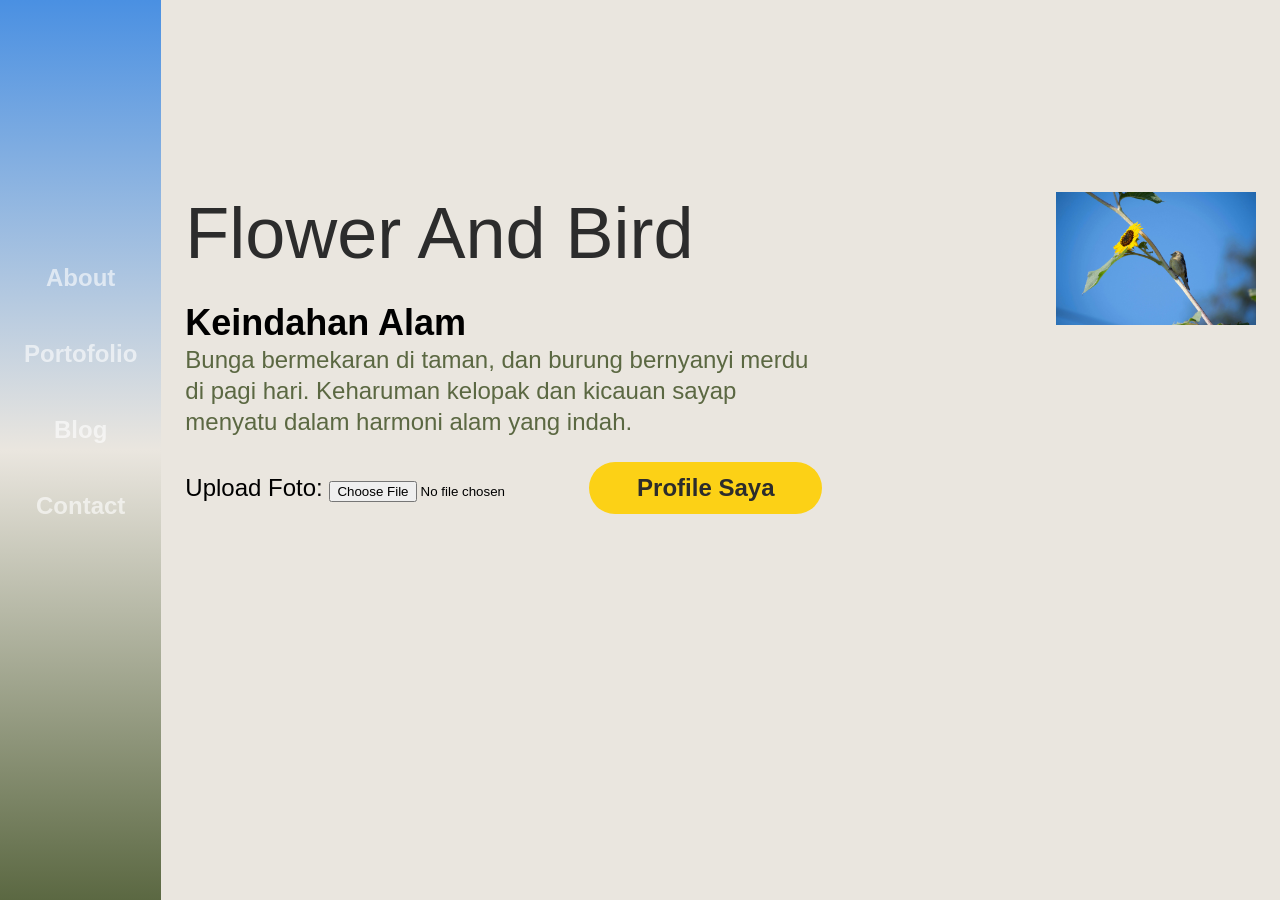
<file: Project-Arfa/index.html>
<!DOCTYPE html>
<html lang="en">
  <head>
    <meta charset="UTF-8" />
    <meta name="viewport" content="width=device-width, initial-scale=1.0" />
    <link rel="stylesheet" href="style.css" />
    <title>Web | Portofolio</title>
  </head>
  <body>
    <div class="container">
      <div class="sidebar">
        <nav>
          <ul>
            <li><a href="">About</a></li>
            <li><a href="">Portofolio</a></li>
            <li><a href="">Blog</a></li>
            <li><a href="">Contact</a></li>
          </ul>
        </nav>
      </div>
      <main class="content">
        <section class="hero">
          <img src="flower.jpg" alt="" />
          <div class="hero-content">
            <h1>Flower And Bird</h1>
            <br />
            <h2>Keindahan Alam</h2>
            <p>
              Bunga bermekaran di taman, dan burung bernyanyi merdu di pagi hari.
              Keharuman kelopak dan kicauan sayap menyatu dalam harmoni alam yang indah.
            </p>
            <label for="photo-upload">Upload Foto:</label>
            <input type="file" id="photo-upload" accept="image/*" />
            <a href="profile.html" class="action-btn">Profile Saya</a>
          </div>
        </section>
      </main>
  </body>
</html>
</file>
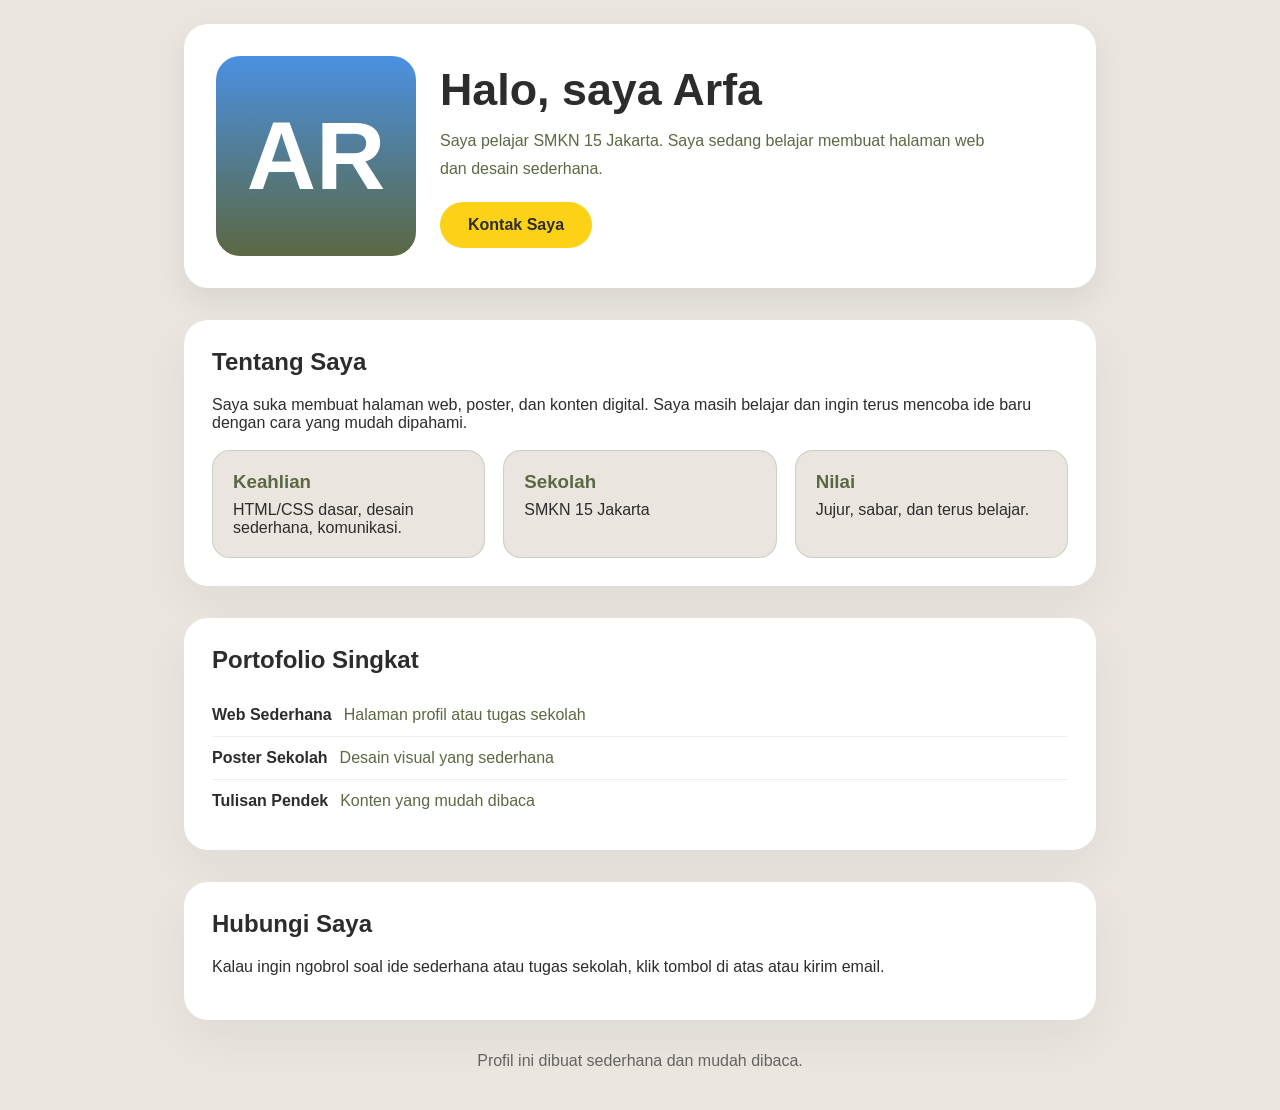
<file: Project-Arfa/profile.html>
<!DOCTYPE html>
<html lang="id">
<head>
  <meta charset="UTF-8">
  <meta name="viewport" content="width=device-width, initial-scale=1.0">
  <title>Profil Saya</title>
  <style>
    :root {
      --sunflower: #FCD116;
      --skyblue: #4A90E2;
      --leafgreen: #5B6842;
      --sand: #EAE6DF;
      --darkgray: #2C2C2C;
    }

    * {
      box-sizing: border-box;
    }

    body {
      margin: 0;
      font-family: "Segoe UI", sans-serif;
      background: var(--sand);
      color: var(--darkgray);
    }

    .container {
      max-width: 960px;
      margin: 0 auto;
      padding: 24px;
    }

    .hero {
      display: flex;
      flex-wrap: wrap;
      align-items: center;
      gap: 24px;
      padding: 32px;
      background: white;
      border-radius: 24px;
      box-shadow: 0 12px 30px rgba(0, 0, 0, 0.08);
    }

    .hero-image {
      width: 200px;
      height: 200px;
      border-radius: 24px;
      background: linear-gradient(180deg, var(--skyblue), var(--leafgreen));
      display: flex;
      align-items: center;
      justify-content: center;
      color: #ffffff;
      font-size: 96px;
      font-weight: 700;
    }

    .hero-content h1 {
      margin: 0 0 12px;
      font-size: 2.8rem;
    }

    .hero-content p {
      margin: 0;
      line-height: 1.7;
      max-width: 560px;
      color: var(--leafgreen);
    }

    .btn-primary {
      display: inline-block;
      margin-top: 20px;
      padding: 14px 28px;
      background: var(--sunflower);
      color: var(--darkgray);
      font-weight: 700;
      border-radius: 999px;
      text-decoration: none;
      transition: transform 0.18s ease;
    }

    .btn-primary:hover {
      transform: translateY(-2px);
    }

    .section {
      margin-top: 2rem;
      padding: 28px;
      background: white;
      border-radius: 24px;
      box-shadow: 0 18px 45px rgba(0, 0, 0, 0.05);
    }

    .section h2 {
      margin-top: 0;
      color: var(--darkgray);
    }

    .stats {
      display: grid;
      grid-template-columns: repeat(auto-fit, minmax(180px, 1fr));
      gap: 18px;
      margin-top: 18px;
    }

    .card {
      background: var(--sand);
      border: 1px solid rgba(91, 104, 66, 0.2);
      border-radius: 18px;
      padding: 20px;
    }

    .card h3 {
      margin: 0 0 8px;
      color: var(--leafgreen);
    }

    .card p {
      margin: 0;
      color: var(--darkgray);
    }

    .list {
      list-style: none;
      padding: 0;
      margin: 0;
    }

    .list li {
      display: flex;
      align-items: flex-start;
      gap: 12px;
      padding: 12px 0;
      border-bottom: 1px solid rgba(44, 44, 44, 0.08);
    }

    .list li:last-child {
      border-bottom: none;
    }

    .list strong {
      color: var(--darkgray);
      display: block;
    }

    .list span {
      color: var(--leafgreen);
    }

    footer {
      margin-top: 32px;
      text-align: center;
      color: rgba(44, 44, 44, 0.7);
    }

    @media (max-width: 700px) {
      .hero {
        flex-direction: column;
        text-align: center;
      }

      .hero-image {
        width: 100%;
        height: 240px;
      }

      .hero-content h1 {
        font-size: 2.2rem;
      }
    }
  </style>
</head>
<body>
  <div class="container">
    <section class="hero">
      <div class="hero-image">AR</div>
      <div class="hero-content">
        <h1>Halo, saya Arfa</h1>
        <p>Saya pelajar SMKN 15 Jakarta. Saya sedang belajar membuat halaman web dan desain sederhana.</p>
        <a href="#contact" class="btn-primary">Kontak Saya</a>
      </div>
    </section>

    <section class="section">
      <h2>Tentang Saya</h2>
      <p>Saya suka membuat halaman web, poster, dan konten digital. Saya masih belajar dan ingin terus mencoba ide baru dengan cara yang mudah dipahami.</p>
      <div class="stats">
        <div class="card">
          <h3>Keahlian</h3>
          <p>HTML/CSS dasar, desain sederhana, komunikasi.</p>
        </div>
        <div class="card">
          <h3>Sekolah</h3>
          <p>SMKN 15 Jakarta</p>
        </div>
        <div class="card">
          <h3>Nilai</h3>
          <p>Jujur, sabar, dan terus belajar.</p>
        </div>
      </div>
    </section>

    <section class="section">
      <h2>Portofolio Singkat</h2>
      <ul class="list">
        <li>
          <strong>Web Sederhana</strong>
          <span>Halaman profil atau tugas sekolah</span>
        </li>
        <li>
          <strong>Poster Sekolah</strong>
          <span>Desain visual yang sederhana</span>
        </li>
        <li>
          <strong>Tulisan Pendek</strong>
          <span>Konten yang mudah dibaca</span>
        </li>
      </ul>
    </section>

    <section class="section" id="contact">
      <h2>Hubungi Saya</h2>
      <p>Kalau ingin ngobrol soal ide sederhana atau tugas sekolah, klik tombol di atas atau kirim email.</p>
    </section>

    <footer>
      <p>Profil ini dibuat sederhana dan mudah dibaca.</p>
    </footer>
  </div>
</body>
</html>
</file>
<file: Project-Arfa/style.css>
* {
  margin: 0;
  padding: 0;
}
 
body {
  background-color: #EAE6DF;
  font-family: sans-serif;
}
 
.content {
  grid-area: content;
}
 
.sidebar {
  grid-area: sidebar;
  background: linear-gradient(
    to right,
    #4A90E2,
    #EAE6DF,
    #5B6842
  );
  justify-content: center;
}
 
.footer {
  grid-area: footer;
  background: #EAE6DF;
}
 
.container {
  font-size: 1.5em;
  width: 100%;
  height: 100;
  height: 100vh;
  display: grid;
  grid-template-areas: 'sidebar' 'content' 'footer';
  grid-template-columns: 1fr;
  grid-template-rows: 130px 800px 250px;
}
 
.content,
.sidebar,
.footer {
  padding: 1em;
}
 
nav ul {
  margin: 0;
  padding: 0;
  display: flex;
  justify-content: space-between;
  text-align: center;
}
 
nav li {
  list-style: none;
  padding: 1em 0;
}
 
nav li a {
  color: white;
  font-weight: 700;
  opacity: 0.6;
  text-decoration: none;
  transition: 0.3s;
}
 
nav li a:hover {
  opacity: 1;
  color: #FCD116;
}
 
.hero {
  max-width: 90 px;
  margin: 0 auto;
  text-align: center;
}
 
.hero img {
  width: 220px;
}
 
.hero h1 {
  font-size: 2em;
  font-weight: 300;
  color: #2C2C2C;
}
 
.hero p {
  font-weight: 300;
  line-height: 1.3em;
  color: #5B6842;
}
 
.action-btn {
  display: inline-block;
  text-decoration: none;
  color: #2C2C2C;
  font-weight: 700;
  background: #FCD116;
  padding: 0.5em 2em;
  border-radius: 60px;
  margin: 1em 0;
  transition: 0.3s;
}
 
footer ul {
  max-width: 640px;
  margin: 2em auto;
  padding: 0;
  text-align: center;
  display: flex;
  flex-direction: row;
}
 
footer ul li {
  list-style: none;
  align-self: flex-end;
}
 
footer ul li a {
  text-decoration: none;
  color: #2C2C2C;
}
 
footer ul li img {
  width: 30%;
}
 
footer p {
  font-size: 0.8em;
  color: #2C2C2C;
}
 
@media (min-width: 1040px) {
  .container {
    grid-template-areas: 'sidebar content' 'sidebar footer';
    grid-template-rows: 1fr auto;
    grid-template-columns: 300px 1f;
  }
 
  nav ul {
    display: flex;
    justify-content: space-between;
    flex-direction: column;
  }
 
  .sidebar {
    background: linear-gradient(
      #4A90E2,
      #EAE6DF,
      #5B6842
    );
    padding-top: 10em;
  }
 
  .hero {
    text-align: left;
    margin: 7em 0;
  }
 
  .hero img {
    width: 200px;
    float: right;
  }
 
  .hero h1 {
    font-size: 3em;
  }
 
  .hero p {
    width: 60%;
  }
 
  footer ul {
    max-width: 900px;
    margin: 0 auto;
    padding: 1em 0;
  }
 
  footer ul li a img {
    width: 20%;
  }
}
</file>
